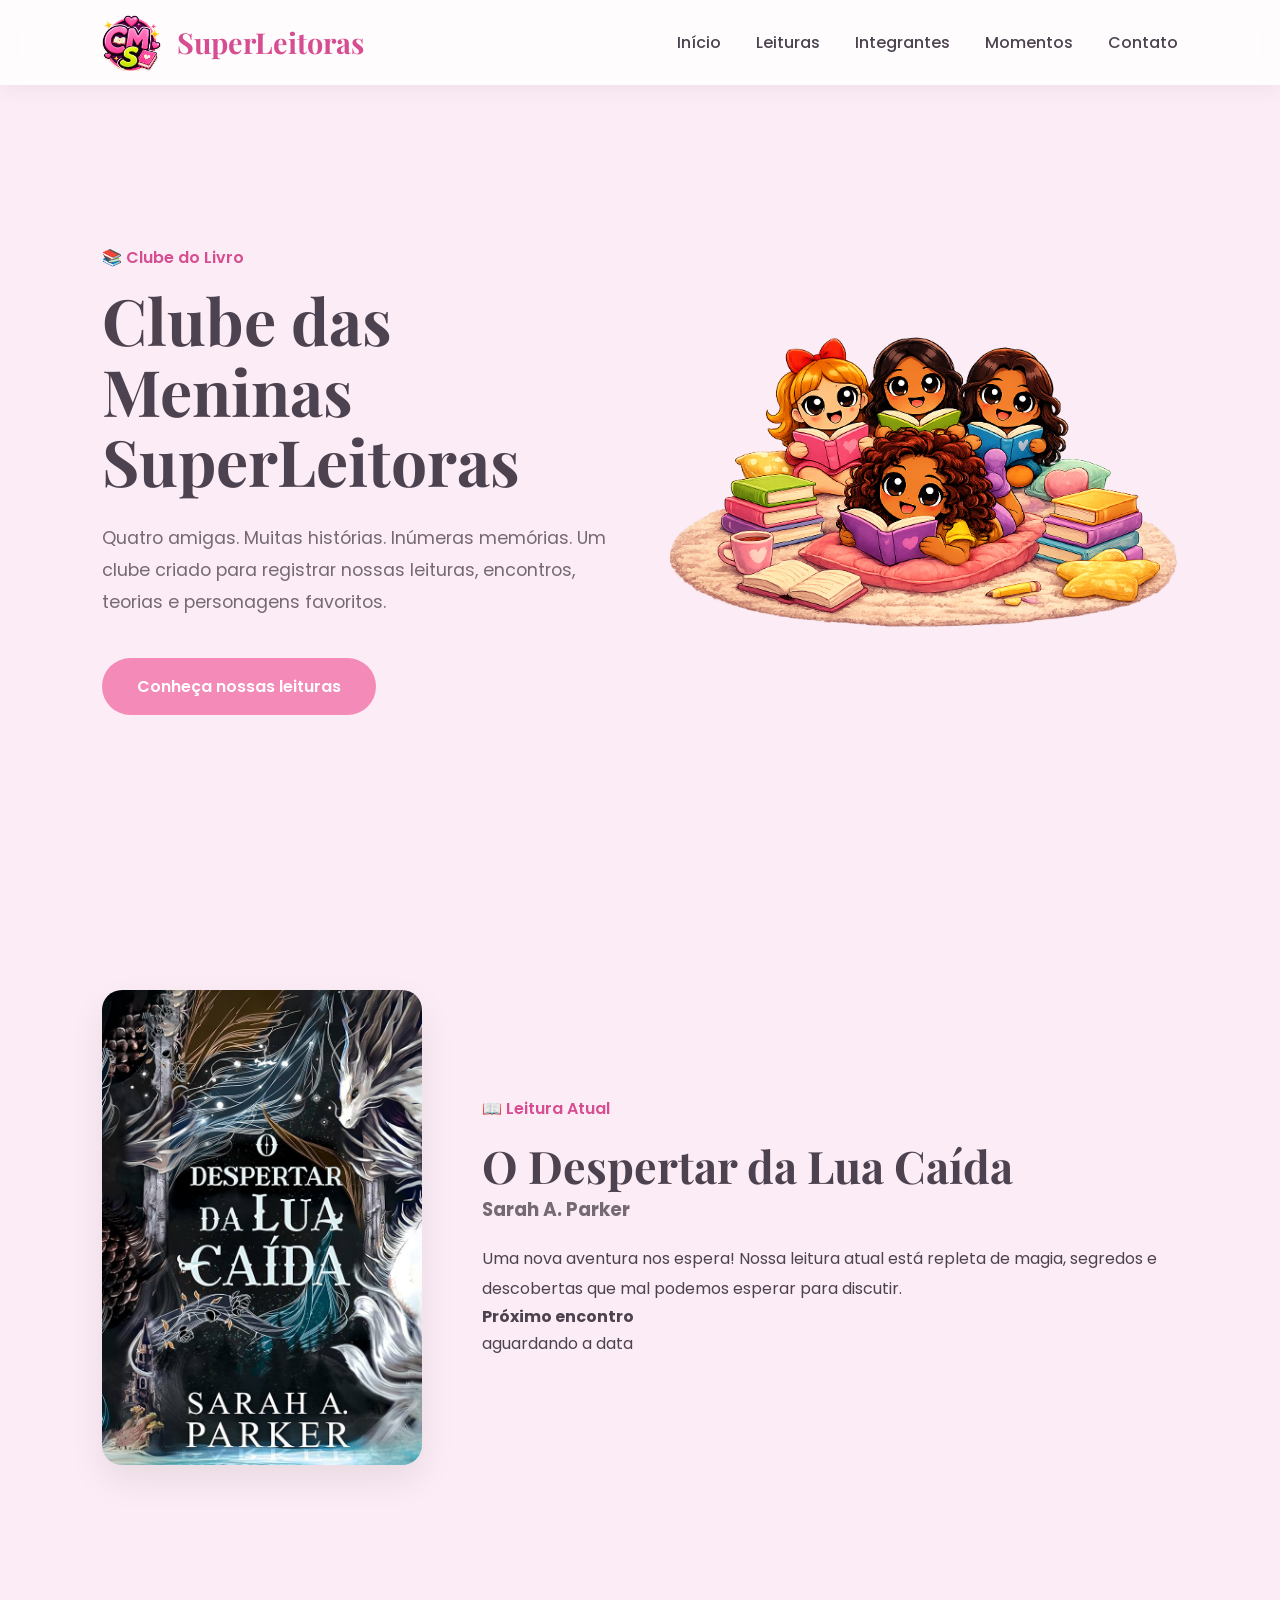
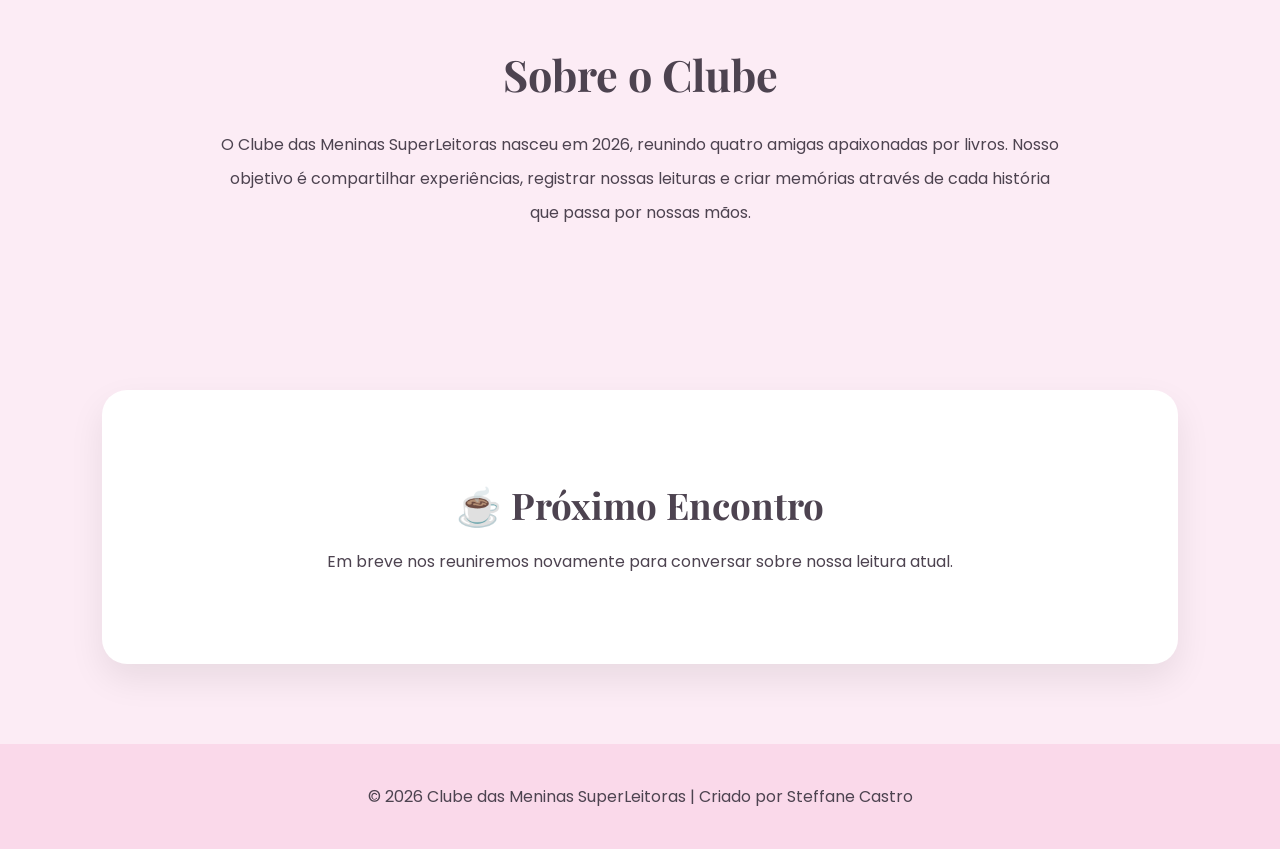
<file: index.html>
<!DOCTYPE html>
<html lang="pt-BR">
<head>

    <meta charset="UTF-8">

    <meta name="viewport" content="width=device-width, initial-scale=1.0">

    <title>Clube das Meninas SuperLeitoras</title>

    <!-- Google Fonts -->
    <link rel="preconnect" href="https://fonts.googleapis.com">

    <link rel="preconnect" href="https://fonts.gstatic.com" crossorigin>

    <link href="https://fonts.googleapis.com/css2?family=Playfair+Display:wght@600;700&family=Poppins:wght@300;400;500;600&display=swap" rel="stylesheet">

    <link rel="stylesheet" href="style.css">

</head>

<body>

<header>

    <div class="logo">

        <img src="assets/imagens/logo-nova-1.png"
             class="logo-clube"
             alt="Logo do Clube">

        <h2>SuperLeitoras</h2>

    </div>

    <nav>

        <a href="index.html">Início</a>

        <a href="livros.html">Leituras</a>

        <a href="integrantes.html">Integrantes</a>
        
        <a href="momentos.html">Momentos</a>

        <a href="contato.html">Contato</a>

    </nav>

</header>

<main>

<section class="hero">

    <div class="hero-text">

        <span>📚 Clube do Livro</span>

        <h1>

            Clube das Meninas
            <br>
            SuperLeitoras

        </h1>

        <p>

            Quatro amigas.
            Muitas histórias.
            Inúmeras memórias.

            Um clube criado para registrar
            nossas leituras, encontros,
            teorias e personagens favoritos.

        </p>

        <a href="livros.html" class="btn">

            Conheça nossas leituras

        </a>

    </div>

    <div class="hero-image">
        <img src="assets/imagens/foto-home.png"
            class="hero-img"
            alt="Ilustração das integrantes">

    </div>

</section>

<section class="current-book">

    <div class="book-image">

        <img src="assets/livros/o-despertar-da-lua-caida.jpg"
        alt="Livro da vez">

    </div>

    <div class="book-info">

        <span>📖 Leitura Atual</span>

        <h2>O Despertar da Lua Caída</h2>

        <h3>Sarah A. Parker</h3>

        <p>

            Uma nova aventura nos espera! Nossa leitura atual está repleta de magia, segredos e descobertas que mal podemos esperar para discutir.

        </p>

        <strong>

            Próximo encontro

        </strong>

        <p>

            aguardando a data

        </p>

    </div>

</section>

<section class="about">

    <h2>

        Sobre o Clube

    </h2>

    <p>

        O Clube das Meninas SuperLeitoras nasceu em 2026,
        reunindo quatro amigas apaixonadas por livros.

        Nosso objetivo é compartilhar experiências,
        registrar nossas leituras e criar memórias
        através de cada história que passa por nossas mãos.

    </p>

</section>

<section class="next-meeting">

    <h2>

        ☕ Próximo Encontro

    </h2>

    <p>

        Em breve nos reuniremos novamente
        para conversar sobre nossa leitura atual.

    </p>

</section>

</main>

<footer>

    <p>

        © 2026 Clube das Meninas SuperLeitoras | Criado por Steffane Castro

    </p>

</footer>

</body>

</html>
</file>
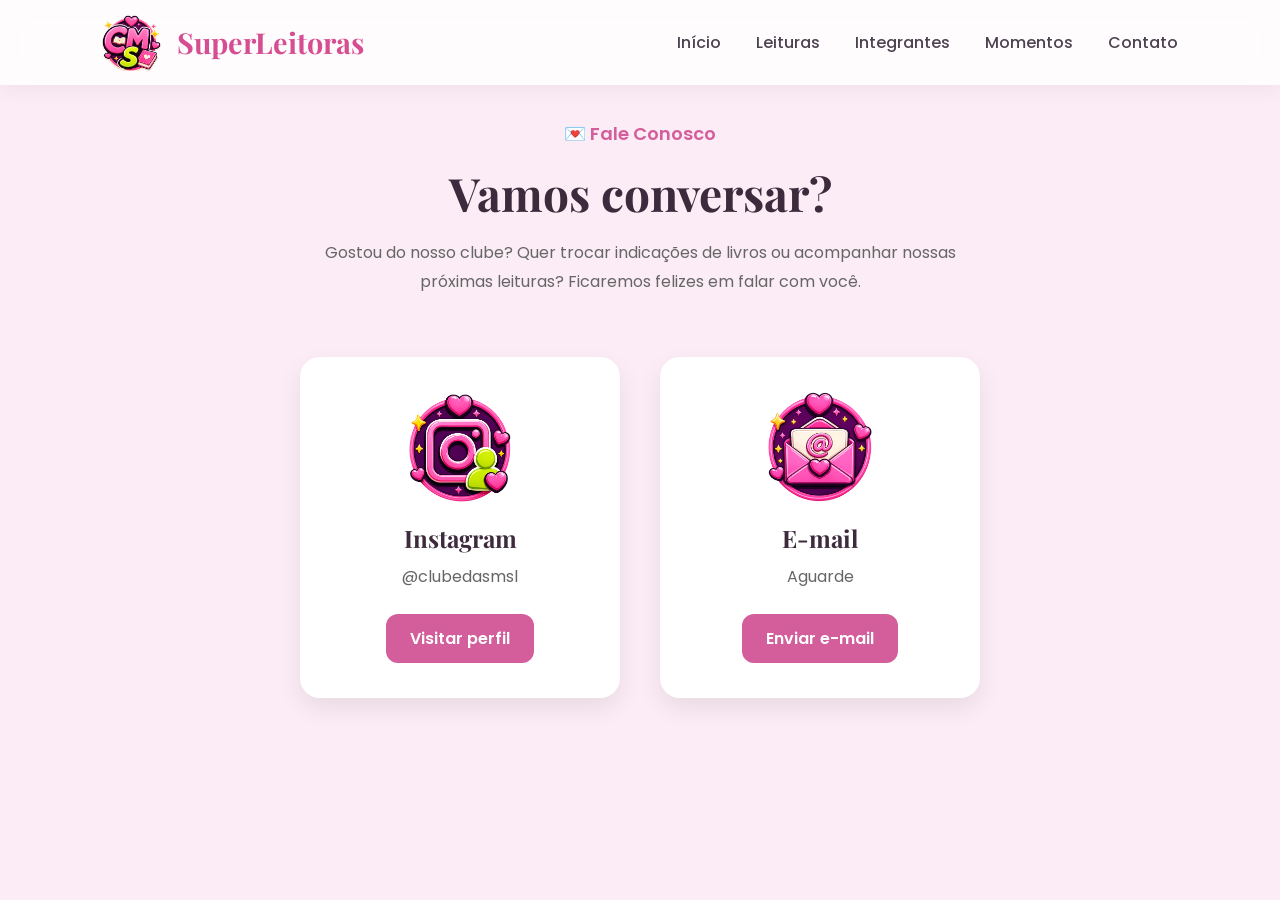
<file: contato.html>
<!DOCTYPE html>
<html lang="pt-BR">
    <head>
        <meta charset="UTF-8">
        <meta name="viewport" content="width=device-width, initial-scale=1.0">


<title>Leituras - SuperLeitoras</title>

<link rel="preconnect" href="https://fonts.googleapis.com">

<link rel="preconnect" href="https://fonts.gstatic.com" crossorigin>


<link href="https://fonts.googleapis.com/css2?family=Playfair+Display:wght@600;700&family=Poppins:wght@300;400;500;600&display=swap" rel="stylesheet">


<link rel="stylesheet" href="style.css">


</head>


<body>
    <header>
        <div class="logo">
            <img src="assets/imagens/logo-nova-1.png" alt="Logo do Clube">
            <h2>SuperLeitoras</h2>

        </div>



<nav>
    <a href="index.html">Início</a>
    <a href="livros.html">Leituras</a>
    <a href="integrantes.html">Integrantes</a>
    <a href="momentos.html">Momentos</a>
    <a href="contato.html">Contato</a>

</nav>


</header>

<section class="pagina-contato">

    <div class="titulo-contato">

        <span>💌 Fale Conosco</span>

        <h1>Vamos conversar?</h1>

        <p>
            Gostou do nosso clube?
            Quer trocar indicações de livros ou acompanhar
            nossas próximas leituras?
            Ficaremos felizes em falar com você.
        </p>

    </div>

    <!-- CONTAINER DOS CARDS -->
    <div class="cards-contato">

        <div class="card-contato">

            <img src="assets/icones/instagram-logo.png"
                 alt="Instagram"
                 class="logo-social">

            <h2>Instagram</h2>

            <p>@clubedasmsl</p>

            <a href="https://www.instagram.com/clubedasmsl/"
               target="_blank"
               class="btn-contato">

                Visitar perfil

            </a>

        </div>

        <div class="card-contato">

            <img src="assets/icones/e-mail-logo.png"
                 alt="E-mail"
                 class="logo-social">

            <h2>E-mail</h2>

            <p>Aguarde</p>

            <a href="mailto:clubedasmeninassuperleitoras@gmail.com"
               class="btn-contato">

                Enviar e-mail

            </a>

        </div>

    </div>

</section>

</body>

</html>
</file>
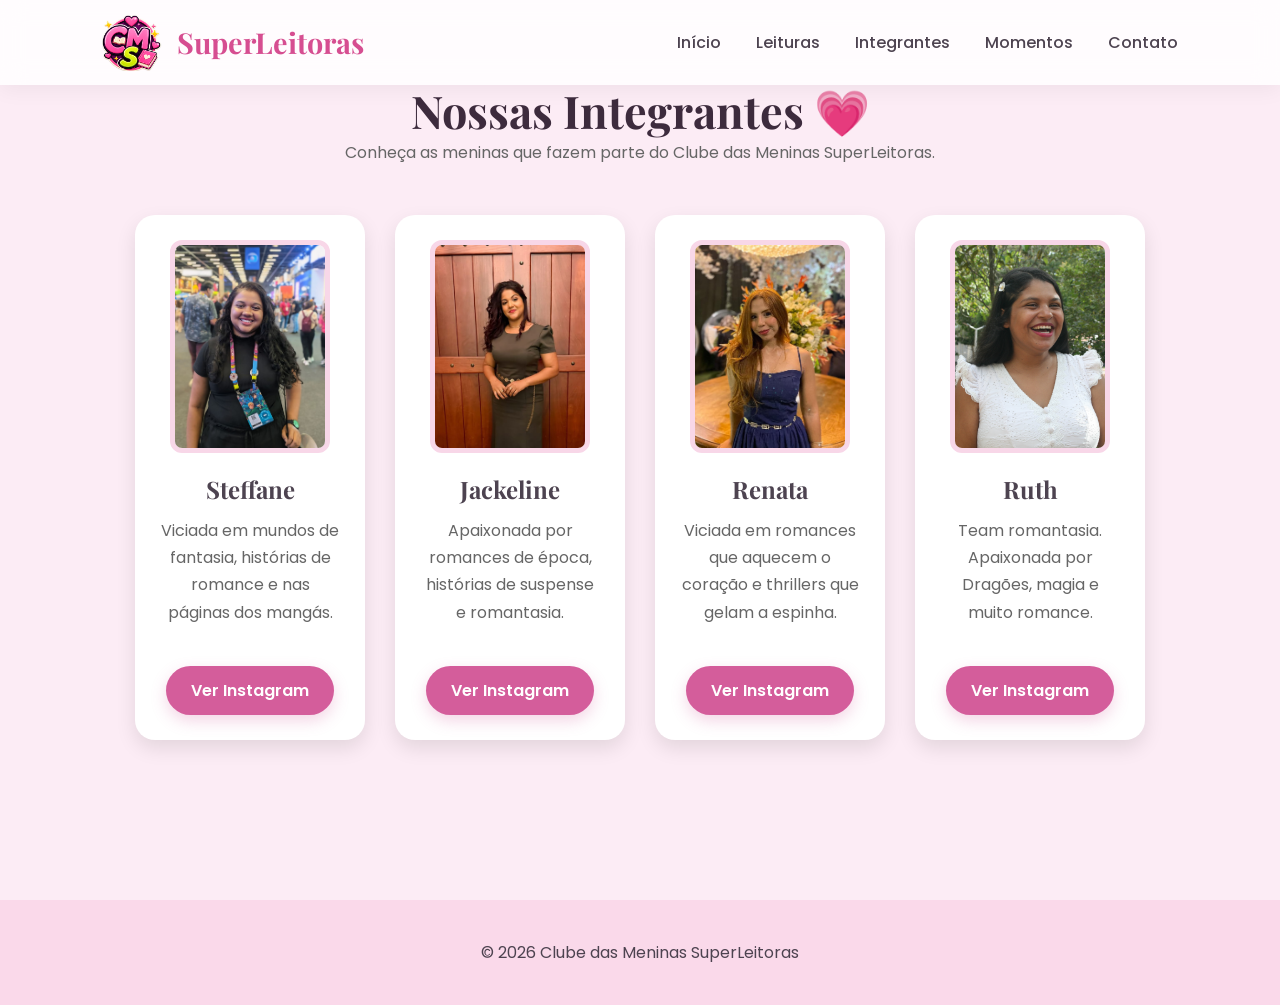
<file: integrantes.html>
<!DOCTYPE html>
<html lang="pt-BR">

<head>

    <meta charset="UTF-8">

    <meta name="viewport" content="width=device-width, initial-scale=1.0">

    <title>Integrantes - SuperLeitoras</title>


    <link rel="preconnect" href="https://fonts.googleapis.com">

    <link rel="preconnect" href="https://fonts.gstatic.com" crossorigin>

    <link href="https://fonts.googleapis.com/css2?family=Playfair+Display:wght@600;700&family=Poppins:wght@300;400;500;600&display=swap" rel="stylesheet">


    <link rel="stylesheet" href="style.css">

</head>


<body>


<header>
    <div class="logo">
        <img src="assets/imagens/logo-nova-1.png">
        <h2>SuperLeitoras</h2>

    </div>


<nav>

    <a href="index.html">Início</a>
    <a href="livros.html">Leituras</a>
    <a href="integrantes.html">Integrantes</a>
    <a href="momentos.html">Momentos</a>
    <a href="contato.html">Contato</a>

</nav>

</header>



<main>
    <section class="pagina-integrantes">
        <h1>
            Nossas Integrantes 💗
        </h1>


        <p>
            Conheça as meninas que fazem parte do Clube das Meninas SuperLeitoras.
        </p>



<div class="container-integrantes">
    <div class="integrante">
        <img src="assets/integrantes/steffane.jpg">
        
        <h2>Steffane</h2>
        <p>
            Viciada em mundos de fantasia, histórias de romance e nas páginas dos mangás.
     </p>

      <a href="https://www.instagram.com/steffane.cass/"
           target="_blank"
           class="btn-instagram">
            Ver Instagram

        </a>

    </div>



    <div class="integrante">
        <img src="assets/integrantes/jackeline.jpeg">

        <h2>Jackeline</h2>

        <p>
            Apaixonada por romances de época, histórias de suspense e romantasia.
        </p>

        <a href="https://www.instagram.com/jack.olivercastro/"
           target="_blank"
           class="btn-instagram">
            Ver Instagram

        </a>

    </div>



    <div class="integrante">
        <img src="assets/integrantes/renata.jpeg">

        <h2>Renata</h2>

        <p>
            Viciada em romances que aquecem o coração e thrillers que gelam a espinha.
        </p>

        <a href="https://www.instagram.com/_renatss/"
           target="_blank"
           class="btn-instagram">
            Ver Instagram

        </a>

    </div>



    <div class="integrante">
        <img src="assets/integrantes/ruth.JPG">

        <h2>Ruth</h2>

        <p>
            Team romantasia. Apaixonada por Dragões, magia e muito romance.
        </p>

        <a href="https://www.instagram.com/ruthmelopaulo/"
           target="_blank"
           class="btn-instagram">
            Ver Instagram

        </a>

    </div>


</div>


</section>


</main>



<footer>
    <p>
        © 2026 Clube das Meninas SuperLeitoras
    </p>

</footer>


</body>

</html>
</file>
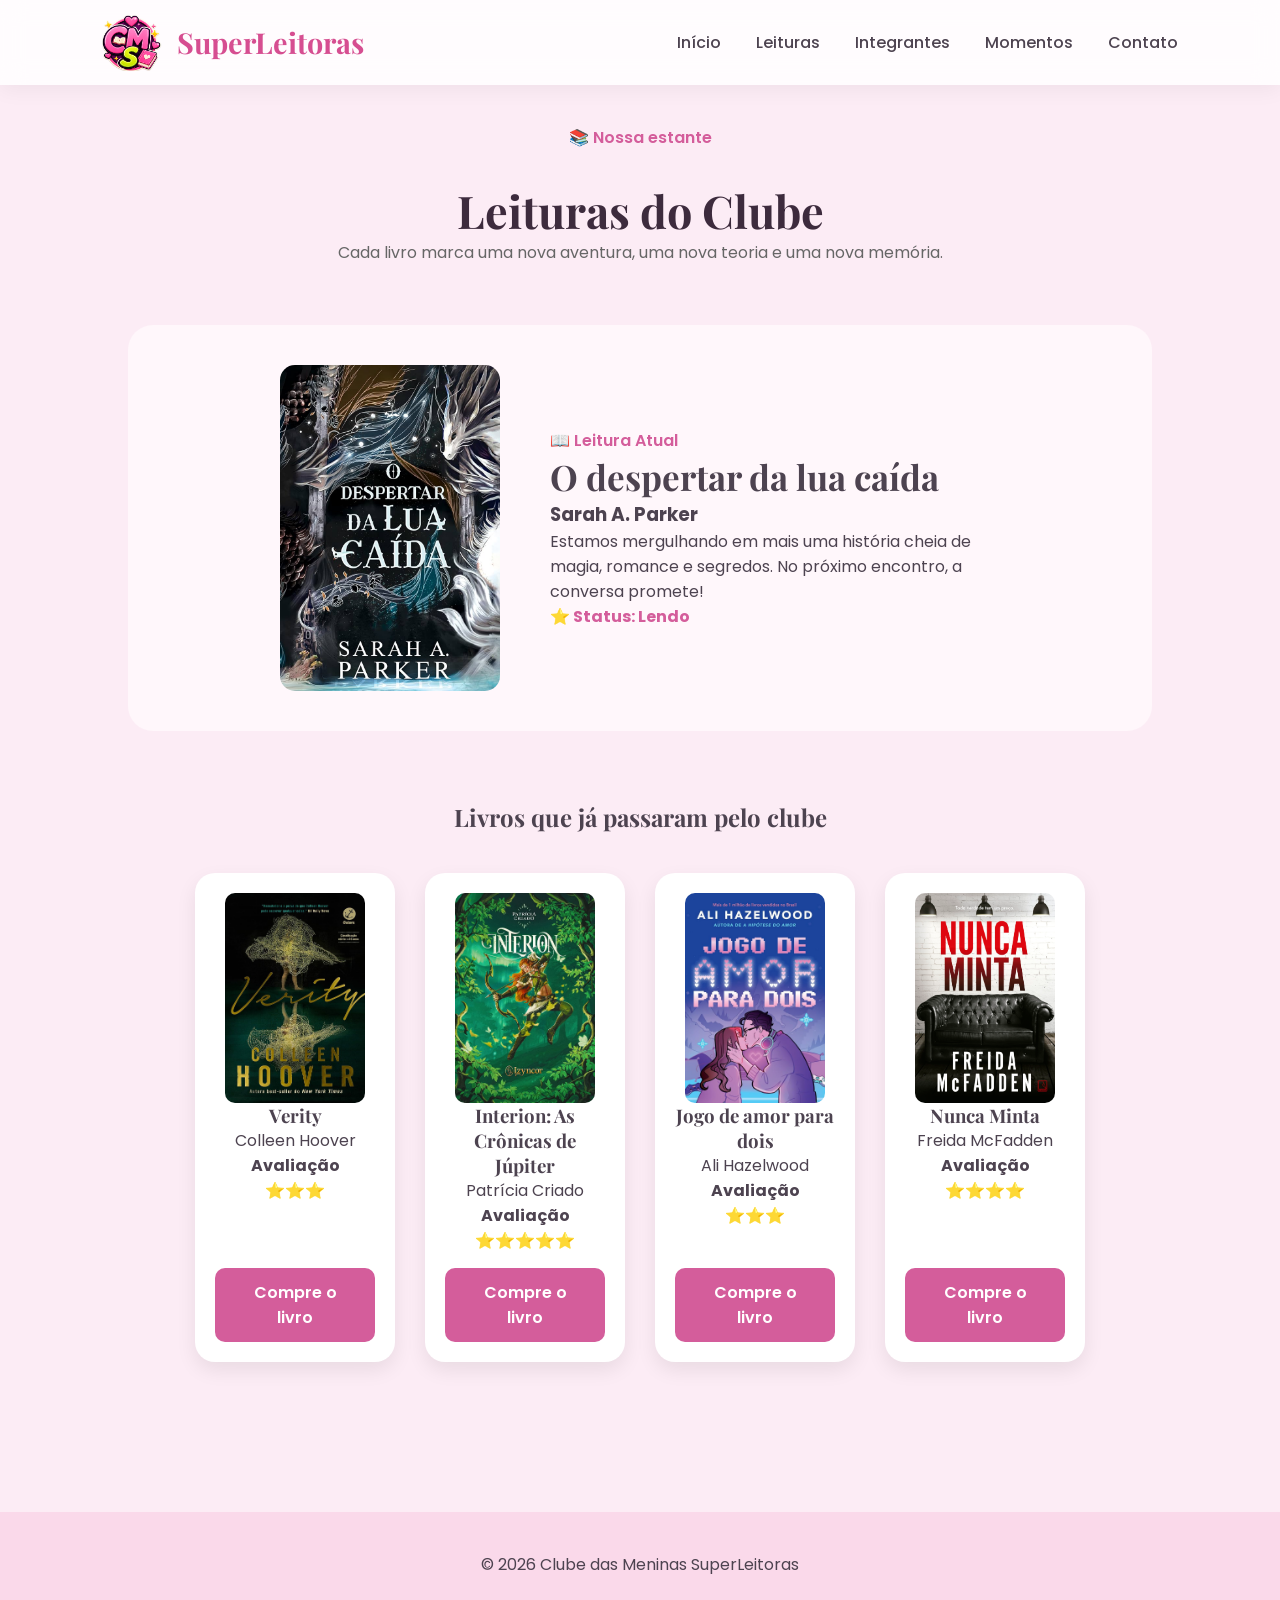
<file: livros.html>
<!DOCTYPE html>
<html lang="pt-BR">
    <head>
        <meta charset="UTF-8">
        <meta name="viewport" content="width=device-width, initial-scale=1.0">


<title>Leituras - SuperLeitoras</title>

<link rel="preconnect" href="https://fonts.googleapis.com">

<link rel="preconnect" href="https://fonts.gstatic.com" crossorigin>


<link href="https://fonts.googleapis.com/css2?family=Playfair+Display:wght@600;700&family=Poppins:wght@300;400;500;600&display=swap" rel="stylesheet">


<link rel="stylesheet" href="style.css">


</head>


<body>
    <header>
        <div class="logo">
            <img src="assets/imagens/logo-nova-1.png" alt="Logo do Clube">
            <h2>SuperLeitoras</h2>

        </div>



<nav>
    <a href="index.html">Início</a>
    <a href="livros.html">Leituras</a>
    <a href="integrantes.html">Integrantes</a>
    <a href="momentos.html">Momentos</a>
    <a href="contato.html">Contato</a>

</nav>


</header>



<main>
    <section class="pagina-leituras">
        <div class="titulo-leituras">


<span>📚 Nossa estante</span>


<h1>
Leituras do Clube
</h1>

<p>
Cada livro marca uma nova aventura,
uma nova teoria e uma nova memória.
</p>


</div>



<section class="leitura-atual">


<div class="capa-livro">

<img src="assets/livros/o-despertar-da-lua-caida.jpg" alt="Despertar">

</div>


<div class="informacoes-livro">
    
    <span>📖 Leitura Atual</span>
    
    <h2>O despertar da lua caída</h2>

    <h3>Sarah A. Parker</h3>
    <p>
        Estamos mergulhando em mais uma história cheia de magia, romance e segredos. No próximo encontro, a conversa promete!

    </p>
    
    <strong>
        ⭐ Status: Lendo
    </strong>


</div>


</section>

<h2 class="titulo-historico">
    Livros que já passaram pelo clube
</h2>


<div class="lista-livros">
    <div class="livro-card">
        <img src="assets/livros/verity.jpg">
        <h3>Verity</h3>
        <p>
            Colleen Hoover
        </p>

        <strong>
        Avaliação <br> ⭐⭐⭐ <br><br><br>
        </strong>

        <a href="https://link.amazon/B0cj5YqAw" target="_blank" class="btn-comprar">
        Compre o livro
        </a>

</div>




<div class="livro-card">
    <img src="assets/livros/interion.jpg">
    <h3>Interion: As Crônicas de Júpiter</h3>
    <p>
        Patrícia Criado
    </p>
    <strong>
        Avaliação <br> ⭐⭐⭐⭐⭐
    </strong>

    <a href="https://link.amazon/B02kb4co3" target="_blank" class="btn-comprar">
    Compre o livro
    </a>

</div>



<div class="livro-card">
    <img src="assets/livros/jogo-de-amor-para-dois.jpg">
    <h3>Jogo de amor para dois</h3>
    <p>
        Ali Hazelwood
    </p>
    <strong>
        Avaliação <br> ⭐⭐⭐ <br><br>
    </strong>

    <a href="https://link.amazon/B06zwPoCV" target="_blank" class="btn-comprar">
        Compre o livro
    </a>

</div>


<div class="lista-livros">
    <div class="livro-card">
        <img src="assets/livros/nunca-minta.jpg">
        <h3>Nunca Minta</h3>
        <p>
            Freida McFadden
        </p>

        <strong>
        Avaliação <br> ⭐⭐⭐⭐ <br><br><br>
        </strong>

        <a href="https://link.amazon/B0iq4G3Ey" target="_blank" class="btn-comprar">
        Compre o livro
        </a>

</div>


</div>


</section>



</main>



<footer>
    <p>
        © 2026 Clube das Meninas SuperLeitoras
    </p>

</footer>



</body>

</html>
</file>
<file: style.css>
*{
    margin:0;
    padding:0;
    box-sizing:border-box;
}

/* VARIÁVEIS */

:root{

    --rosa-claro:#fcecf5;
    --rosa:#F48AB8;
    --rosa-escuro:#D64E91;
    --rosa-hover:#C93A7D;

    --branco:#FFFFFF;

    --texto:#4D4350;
    --texto-claro:#756A74;

    --sombra:0 15px 35px rgba(0,0,0,.08);

    --radius:20px;

}

/* GERAL */

html{

    scroll-behavior:smooth;

}

body{

    background:var(--rosa-claro);

    font-family:"Poppins",sans-serif;

    color:var(--texto);

}

/* LINKS */

a{

    text-decoration:none;

    color:inherit;

}

/* IMAGENS */

img{

    display:block;

    max-width:100%;

}

.logo {
    width: 100%;
    height: auto;
}

/* HEADER */

header{

    position:fixed;

    top:0;

    width:100%;

    height:85px;

    background:rgba(255, 255, 255, 0.85);

    backdrop-filter:blur(12px);

    display:flex;

    justify-content:space-between;

    align-items:center;

    padding:0 8%;

    box-shadow:0 5px 20px rgba(0,0,0,.05);

    z-index:999;

}

/* LOGO */

.logo{

    display:flex;

    align-items:center;

    gap:15px;

}

.logo img{

    width:60px;

}

.logo h2{

    font-family:"Playfair Display",serif;

    color:var(--rosa-escuro);

    font-size:1.8rem;

}

/* MENU */

nav{

    display:flex;

    gap:35px;

}

nav a{

    font-weight:500;

    transition:.3s;

    position:relative;

}

nav a:hover{

    color:var(--rosa-escuro);

}

nav a::after{

    content:"";

    position:absolute;

    left:0;

    bottom:-8px;

    width:0;

    height:3px;

    border-radius:10px;

    background:var(--rosa);

    transition:.3s;

}

nav a:hover::after{

    width:100%;

}

/* HERO */

.hero{

    min-height:100vh;

    display:grid;

    grid-template-columns:1fr 1fr;

    align-items:center;

    padding:120px 8% 60px;

    gap:60px;

}

.hero span{

    color:var(--rosa-escuro);

    font-weight:600;

}

.hero h1{

    margin-top:15px;

    margin-bottom:25px;

    font-family:"Playfair Display",serif;

    font-size:4rem;

    line-height:1.1;

}

.hero p{

    color:var(--texto-claro);

    line-height:32px;

    font-size:1.1rem;

    margin-bottom:40px;

}

/* BOTÃO */

.btn{

    display:inline-block;

    background:var(--rosa);

    color:white;

    padding:16px 35px;

    border-radius:999px;

    transition:.3s;

    font-weight:600;

}

.btn:hover{

    background:var(--rosa-hover);

    transform:translateY(-3px);

}

/* HERO IMAGE */

.hero-image{

    display:flex;

    justify-content:center;

}

.hero-image img{

    width:400%;

}

/* SEÇÕES */

section{

    padding:90px 8%;

}

/* LIVRO DA VEZ */

.current-book{

    display:grid;

    grid-template-columns:320px 1fr;

    gap:60px;

    align-items:center;

}

.book-image img{

    border-radius:20px;

    box-shadow:var(--sombra);

}

.book-info span{

    color:var(--rosa-escuro);

    font-weight:600;

}

.book-info h2{

    margin-top:15px;

    font-size:2.8rem;

    font-family:"Playfair Display",serif;

}

.book-info h3{

    color:var(--texto-claro);

    margin-bottom:20px;

}

.book-info p{

    line-height:30px;

}

/* SOBRE */

.about{

    text-align:center;

}

.about h2{

    font-size:2.7rem;

    font-family:"Playfair Display",serif;

    margin-bottom:25px;

}

.about p{

    max-width:850px;

    margin:auto;

    line-height:34px;

}

/* PRÓXIMO ENCONTRO */

.next-meeting{

    background:white;

    margin:70px 8%;

    border-radius:25px;

    text-align:center;

    box-shadow:var(--sombra);

}

.next-meeting h2{

    margin-bottom:20px;

    font-family:"Playfair Display",serif;

    font-size:2.3rem;

}

/* RODAPÉ */

footer{

    background:#FAD9EA;

    padding:40px;

    text-align:center;

    margin-top:80px;

}

/* RESPONSIVO */

@media(max-width:900px){

.hero{

grid-template-columns:1fr;

text-align:center;

}

.current-book{

grid-template-columns:1fr;

text-align:center;

}

nav{

display:none;

}

.hero h1{

font-size:3rem;

}

.hero-image img{

width:70%;

}

}


/* PÁGINA DAS INTEGRANTES */

.pagina-integrantes {

    padding: 80px 10%;

    text-align: center;

}


.pagina-integrantes h1 {

    font-family: 'Playfair Display', serif;

    font-size: 45px;

    color: #3d2b3d;

}


.pagina-integrantes p {

    color: #666;

}


.container-integrantes {

    display: flex;

    justify-content: center;

    gap: 30px;

    flex-wrap: wrap;

    margin-top: 50px;

}



.integrante{

    background: white;

    width: 230px;

    padding: 25px;

    border-radius: 20px;

    box-shadow: 0 8px 20px rgba(0,0,0,.1);

    display: flex;

    flex-direction: column;

    align-items: center;

    text-align: center;

}

.integrante p{

    margin-top: 12px;

    margin-bottom: 20px;

    line-height: 1.7;

    color: #666;

}


.integrante img {

    width: 160px;
    height: 213px;

    border-radius: 12px;

    object-fit: cover;

    object-position: center;

    display: block;

    margin: 0 auto;

    border: 5px solid #f8d7e8;
}


.integrante h2 {

    font-family: 'Playfair Display', serif;

    margin-top: 20px;

}
.btn-instagram{

    background-color:#d45d9b !important;

    color:white !important;
    margin-top: 20px;
    padding: 2px 28px;
    background-color: d45d9b;
    color: fff;
    text-decoration: none;
    font-weight: 600;
    font-size: 16px;
    border-radius: 5px;
    transition: all 0.3s ease;
    box-shadow: 0 6px 15px rgba(212, 93, 155, 0.25);



}

.btn-instagram{

    display: inline-block;

    margin-top: 20px;
    
    padding: 12px 25px;
    
    background: var(--rosa);
    
    color: var(--branco);
    
    border-radius: 30px;
    
    font-weight: 600;
    
    text-decoration: none;
    
    transition: .3s;

}

.btn-instagram:hover{

    background: var(--rosa-hover);
    transform: translateY(-3px);

}


/* MOMENTOS */

.pagina-momentos{

    padding:90px 10%;

}

.titulo-momentos{

    text-align:center;

    margin-bottom:60px;

}

.titulo-momentos span{

    color:#d45d9b;

    font-weight:600;

}

.titulo-momentos h1{

    font-family:'Playfair Display', serif;

    font-size:45px;

    color:#3d2b3d;

    margin:15px 0;

}

.titulo-momentos p{

    max-width:650px;

    margin:auto;

    line-height:1.8;

    color:#666;

}

.galeria{

    display:grid;

    grid-template-columns:repeat(auto-fit,minmax(280px,1fr));

    gap:30px;

}

.foto{

    background:white;

    border-radius:20px;

    overflow:hidden;

    box-shadow:0 8px 20px rgba(0,0,0,.08);

    transition:.3s;

}

.foto:hover{

    transform:translateY(-8px);

}

.foto img{

    width:100%;

    height:320px;

    object-fit:cover;

}

.foto h3{

    margin:20px 20px 10px;

    font-family:'Playfair Display', serif;

}

.foto p{

    margin:0 20px 20px;

    color:#777;

}


/* PÁGINA LEITURAS */


.pagina-leituras {

    padding: 120px 10% 70px;

}



.titulo-leituras {

    text-align: center;

}



.titulo-leituras span {

    display: inline-block;

    color: #d45d9b;

    font-weight: 600;

    margin-bottom: 15px;

    padding: 5px 10px;

}



.titulo-leituras h1 {

    font-family: 'Playfair Display', serif;

    font-size: 45px;

    color: #3d2b3d;

    margin-top: 10px;

}



.titulo-leituras p {

    color: #666;

}



.leitura-atual {

    display: flex;

    align-items: center;

    justify-content: center;

    gap: 50px;

    margin-top: 60px;

    padding: 40px;

    background: #fff7fb;

    border-radius: 25px;

}



.capa-livro img {

    width: 220px;

    border-radius: 15px;

}



.informacoes-livro {

    max-width: 450px;

}



.informacoes-livro span {

    color: #d45d9b;

    font-weight: 600;

}



.informacoes-livro h2 {

    font-family: 'Playfair Display', serif;

    font-size: 35px;

}



.informacoes-livro strong {

    color: #d45d9b;

}




.titulo-historico {

    text-align: center;

    margin: 70px 0 40px;

    font-family: 'Playfair Display', serif;

}




.lista-livros {

    display: flex;

    justify-content: center;

    gap: 30px;

    flex-wrap: wrap;

}




.livro-card {

    width: 200px;

    background: white;

    padding: 20px;

    text-align: center;

    border-radius: 20px;

    box-shadow: 0 8px 20px rgba(0,0,0,0.08);

}



.livro-card img {

    width: 140px;
    height: 210px;

    object-fit: cover;

    border-radius: 10px;

    display: block;

    margin: 0 auto;

}



.livro-card h3 {

    font-family: 'Playfair Display', serif;

}

.btn-comprar {

    display: inline-block;

    margin-top: 15px;

    padding: 12px 20px;

    background-color: #d45d9b;

    color: white;

    text-decoration: none;

    border-radius: 10px;

    font-weight: 600;

    transition: 0.3s;

}

.btn-comprar:hover {

    background-color: #b73d80;

}

/* CONTATO */

/* PÁGINA CONTATO*/

.pagina-contato{

    padding: 120px 10% 80px;

}

.titulo-contato{

    text-align: center;

    margin-bottom: 60px;

}

.titulo-contato span{

    color: #d45d9b;

    font-weight: 600;

    font-size: 18px;

}

.titulo-contato h1{

    font-family: 'Playfair Display', serif;

    font-size: 46px;

    color: #3d2b3d;

    margin: 15px 0;

}

.titulo-contato p{

    max-width: 650px;

    margin: auto;

    color: #666;

    line-height: 1.8;

    font-size: 16px;

}


/* CARDS */

.cards-contato{

    display: flex;

    justify-content: center;

    align-items: stretch;

    gap: 40px;

    flex-wrap: wrap;

}


/* CARD */

.card-contato{

    width: 320px;

    background: #ffffff;

    padding: 35px;

    border-radius: 20px;

    text-align: center;

    box-shadow: 0 10px 25px rgba(0,0,0,.08);

    transition: .3s;

}

.card-contato:hover{

    transform: translateY(-8px);

}


/* LOGO */

.logo-social{

    display: block;

    width: 110px;
    height: 110px;

    object-fit: contain;

    margin: 0 auto 20px;

}


/* TÍTULO */

.card-contato h2{

    font-family: 'Playfair Display', serif;

    color: #3d2b3d;

    margin-bottom: 10px;

}


/* TEXTO */

.card-contato p{

    color: #666;

    margin-bottom: 25px;

    word-break: break-word;

}


/* BOTÃO */

.btn-contato{

    display: inline-block;

    padding: 12px 24px;

    background: #d45d9b;

    color: white;

    text-decoration: none;

    border-radius: 12px;

    font-weight: 600;

    transition: .3s;

}

.btn-contato:hover{

    background: #ba3d81;

}


/* RESPONSIVIDADE */

@media (max-width: 768px){

    .pagina-contato{

        padding: 70px 8%;

    }

    .titulo-contato h1{

        font-size: 36px;

    }

    .cards-contato{

        flex-direction: column;

        align-items: center;

    }

    .card-contato{

        width: 100%;
        max-width: 350px;

    }

}
</file>
